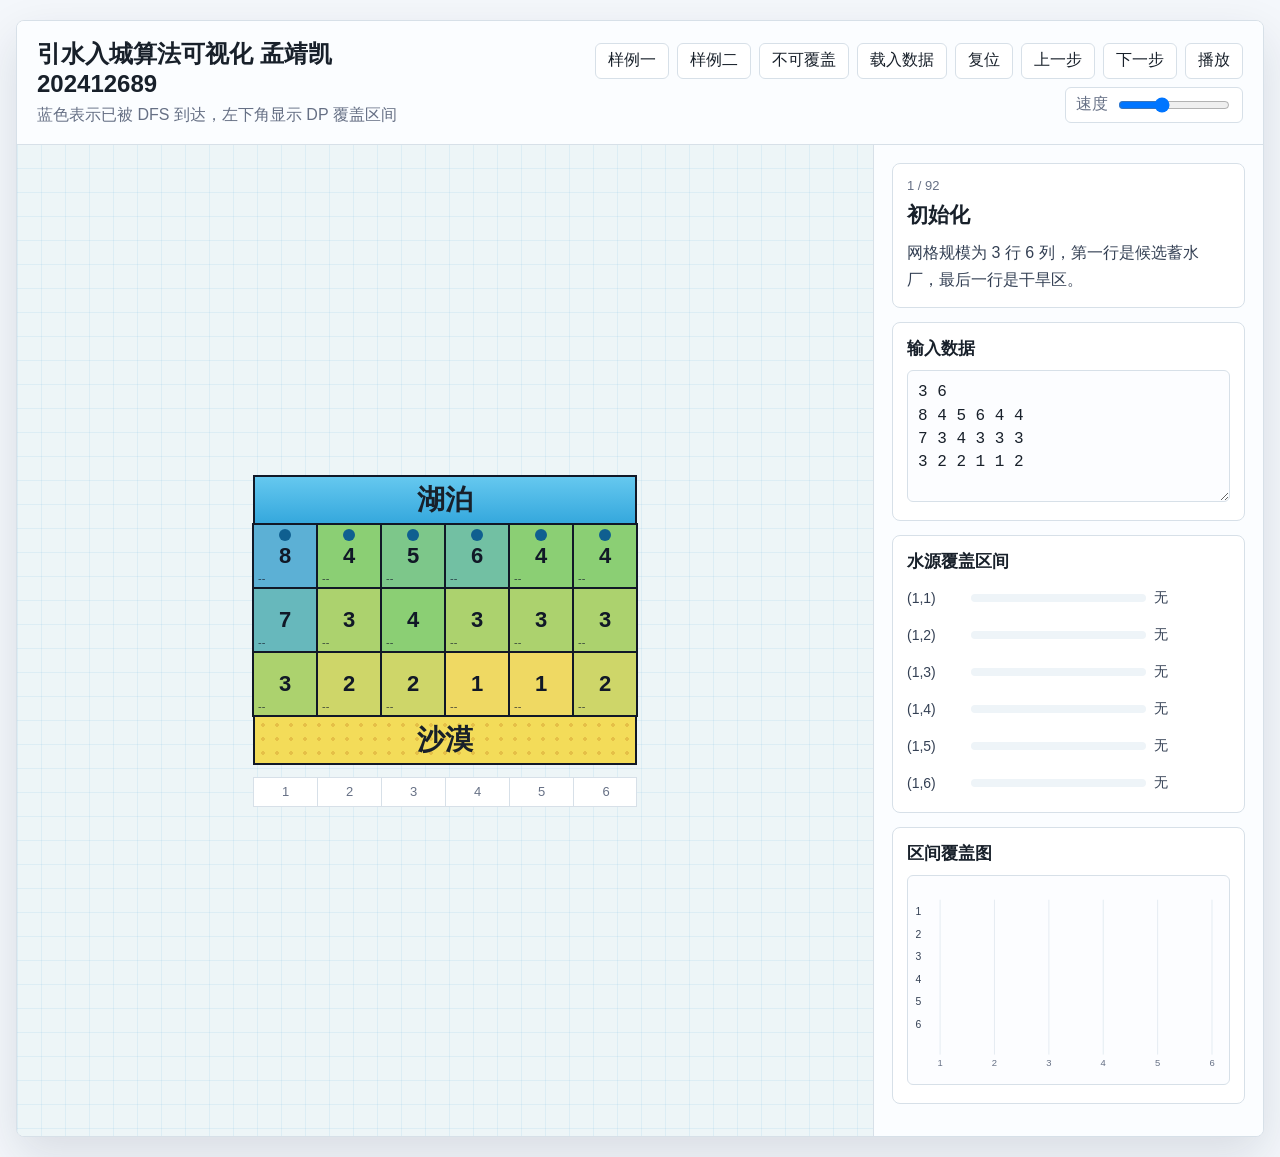
<file: Visualization/index.html>
<!doctype html>
<html lang="zh-CN">
<head>
  <meta charset="utf-8">
  <meta name="viewport" content="width=device-width, initial-scale=1">
  <title>引水入城算法可视化 孟靖凯 202412689</title>
  <link rel="stylesheet" href="styles.css">
</head>
<body>
  <main class="app">
    <section class="workspace">
      <header class="topbar">
        <div>
          <h1>引水入城算法可视化 孟靖凯 202412689</h1>
          <p id="resultText">载入样例后开始演示</p>
        </div>
        <div class="controls" aria-label="播放控制">
          <button id="sampleOneBtn" type="button">样例一</button>
          <button id="sampleTwoBtn" type="button">样例二</button>
          <button id="blockedBtn" type="button">不可覆盖</button>
          <button id="loadBtn" type="button">载入数据</button>
          <button id="resetBtn" type="button">复位</button>
          <button id="prevBtn" type="button">上一步</button>
          <button id="nextBtn" type="button">下一步</button>
          <button id="playBtn" type="button">播放</button>
          <label class="speed">
            <span>速度</span>
            <input id="speedRange" type="range" min="120" max="1200" value="520" step="40">
          </label>
        </div>
      </header>

      <div class="stage">
        <div class="map-panel">
          <div class="terrain lake">湖泊</div>
          <div id="grid" class="grid" aria-label="城市海拔网格"></div>
          <div class="terrain desert">沙漠</div>
          <div id="coverageBar" class="coverage-bar" aria-label="干旱区覆盖状态"></div>
        </div>

        <aside class="side-panel">
          <div class="step-card">
            <div class="step-index" id="stepIndex">0 / 0</div>
            <h2 id="phaseTitle">等待载入</h2>
            <p id="stepMessage">请选择样例或粘贴输入数据。</p>
          </div>

          <div class="panel-section">
            <h2>输入数据</h2>
            <textarea id="inputData" spellcheck="false"></textarea>
          </div>

          <div class="panel-section">
            <h2>水源覆盖区间</h2>
            <div id="intervalList" class="interval-list"></div>
          </div>

          <div class="panel-section">
            <h2>区间覆盖图</h2>
            <svg id="intervalChart" class="interval-chart" role="img" aria-label="第一行水源覆盖最后一行区间"></svg>
          </div>
        </aside>
      </div>
    </section>
  </main>

  <script src="app.js"></script>
</body>
</html>
</file>
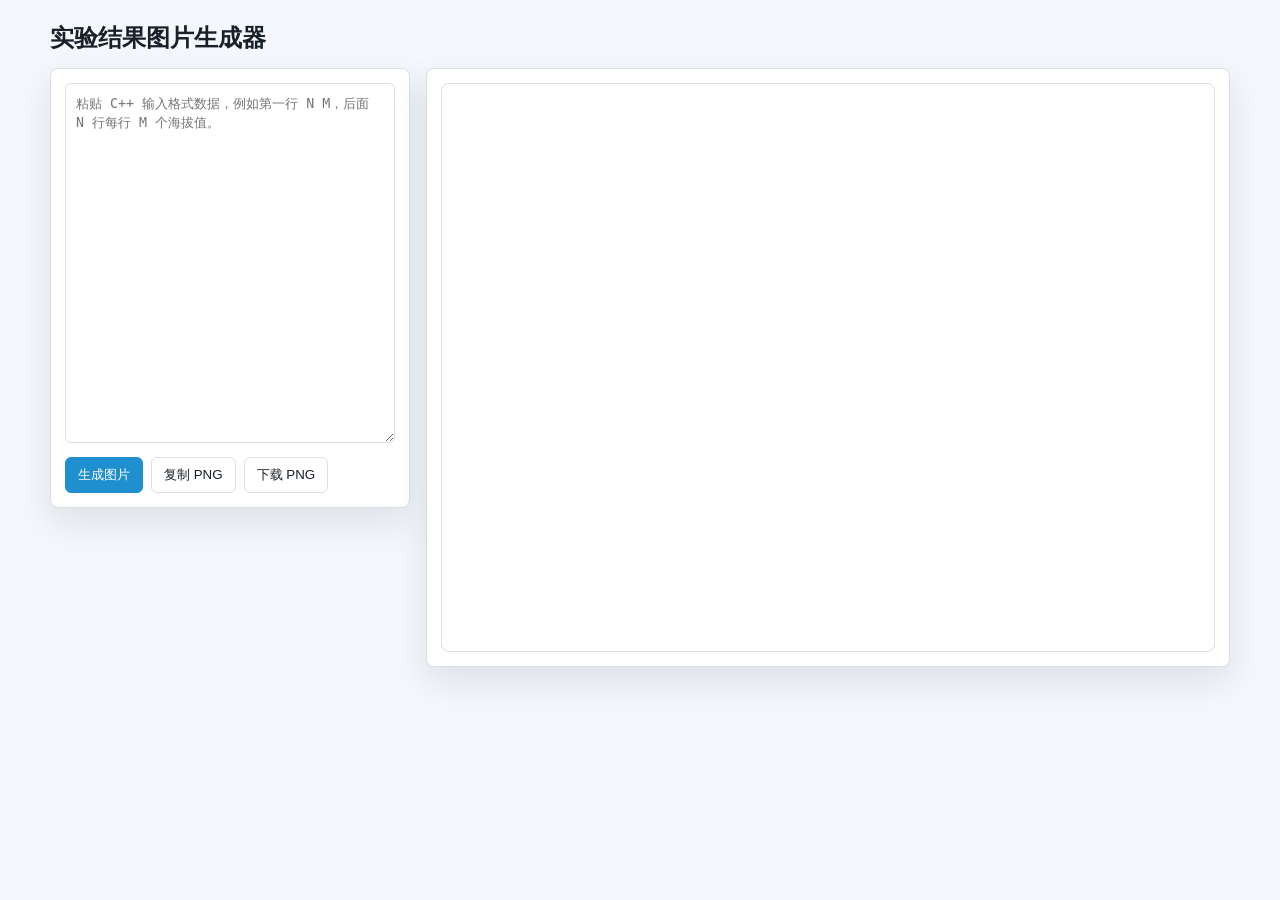
<file: Visualization/png generator.html>
<!doctype html>
<html lang="zh-CN">
<head>
  <meta charset="utf-8">
  <meta name="viewport" content="width=device-width, initial-scale=1">
  <title>实验结果图片生成器</title>
  <style>
    * { box-sizing: border-box; }
    body {
      margin: 0;
      color: #18202a;
      background: #f4f7fb;
      font-family: "Microsoft YaHei", "PingFang SC", "Segoe UI", sans-serif;
    }
    main {
      width: min(1180px, calc(100vw - 32px));
      margin: 0 auto;
      padding: 22px 0;
    }
    h1 {
      margin: 0 0 14px;
      font-size: 24px;
      letter-spacing: 0;
    }
    .layout {
      display: grid;
      grid-template-columns: 360px 1fr;
      gap: 16px;
      align-items: start;
    }
    .panel {
      border: 1px solid #d7e0e8;
      border-radius: 8px;
      background: #fff;
      padding: 14px;
      box-shadow: 0 14px 36px rgba(20, 36, 56, 0.10);
    }
    textarea {
      width: 100%;
      min-height: 360px;
      resize: vertical;
      border: 1px solid #d7e0e8;
      border-radius: 6px;
      padding: 10px;
      line-height: 1.45;
      font-family: Consolas, "Microsoft YaHei", monospace;
    }
    .actions {
      display: flex;
      flex-wrap: wrap;
      gap: 8px;
      margin-top: 10px;
    }
    button {
      min-height: 36px;
      border: 1px solid #d7e0e8;
      border-radius: 6px;
      padding: 0 12px;
      color: #18202a;
      background: #fff;
      cursor: pointer;
    }
    button.primary {
      color: #fff;
      background: #1f8fcf;
      border-color: #1f8fcf;
    }
    .hint {
      margin: 10px 0 0;
      color: #667085;
      font-size: 13px;
      line-height: 1.7;
    }
    canvas {
      width: 100%;
      height: auto;
      display: block;
      border: 1px solid #d7e0e8;
      border-radius: 8px;
      background: #fff;
    }
    @media (max-width: 900px) {
      .layout { grid-template-columns: 1fr; }
    }
  </style>
</head>
<body>
  <main>
    <h1>实验结果图片生成器</h1>
    <div class="layout">
      <section class="panel">
        <textarea id="input" spellcheck="false" placeholder="粘贴 C++ 输入格式数据，例如第一行 N M，后面 N 行每行 M 个海拔值。"></textarea>
        <div class="actions">
          <button id="renderBtn" class="primary" type="button">生成图片</button>
          <button id="copyBtn" type="button">复制 PNG</button>
          <button id="downloadBtn" type="button">下载 PNG</button>
      </section>
      <section class="panel">
        <canvas id="canvas" width="980" height="720"></canvas>
      </section>
    </div>
  </main>

  <script>
    const INF = 1_000_000_000;
    const input = document.getElementById("input");
    const canvas = document.getElementById("canvas");
    const ctx = canvas.getContext("2d");
    const message = document.getElementById("message");
    let lastTitle = "引水入城实验结果";
    const FLOW_COLORS = [
      "#e85d75",
      "#1f8fcf",
      "#1f9d66",
      "#e6a91f",
      "#8a5cf6",
      "#00a6a6",
      "#ef7f35",
      "#4d7c0f"
    ];

    function parseInput(text) {
      const nums = text.trim().split(/\s+/).map(Number);
      if (nums.length < 2 || nums.some(Number.isNaN)) throw new Error("输入必须全部为数字。");
      const n = nums[0], m = nums[1];
      if (!Number.isInteger(n) || !Number.isInteger(m) || n <= 0 || m <= 0) {
        throw new Error("第一行必须为正整数 N M。");
      }
      if (nums.length !== 2 + n * m) throw new Error(`海拔数量不匹配，应为 ${n * m} 个。`);
      const high = [];
      let p = 2;
      for (let i = 0; i < n; i++) {
        high.push(nums.slice(p, p + m));
        p += m;
      }
      return { n, m, high };
    }

    function solve(data) {
      const { n, m, high } = data;
      const vis = Array.from({ length: n }, () => Array(m).fill(false));
      const l = Array.from({ length: n }, () => Array(m).fill(INF));
      const r = Array.from({ length: n }, () => Array(m).fill(0));
      for (let j = 0; j < m; j++) l[n - 1][j] = r[n - 1][j] = j + 1;

      const dx = [1, 0, -1, 0];
      const dy = [0, 1, 0, -1];
      function dfs(x, y) {
        vis[x][y] = true;
        for (let d = 0; d < 4; d++) {
          const nx = x + dx[d], ny = y + dy[d];
          if (nx < 0 || ny < 0 || nx >= n || ny >= m) continue;
          if (high[nx][ny] >= high[x][y]) continue;
          if (!vis[nx][ny]) dfs(nx, ny);
          l[x][y] = Math.min(l[x][y], l[nx][ny]);
          r[x][y] = Math.max(r[x][y], r[nx][ny]);
        }
      }
      for (let j = 0; j < m; j++) if (!vis[0][j]) dfs(0, j);

      const missing = [];
      for (let j = 0; j < m; j++) if (!vis[n - 1][j]) missing.push(j);
      if (missing.length) return { possible: false, answer: missing.length, missing, selected: [], vis, l, r };

      const selected = [];
      let left = 1;
      while (left <= m) {
        let right = 0, best = -1;
        for (let j = 0; j < m; j++) {
          if (l[0][j] <= left && r[0][j] > right) {
            right = r[0][j];
            best = j;
          }
        }
        if (best < 0) break;
        selected.push(best);
        left = right + 1;
      }
      return { possible: true, answer: selected.length, missing, selected, vis, l, r };
    }

    function colorForHeight(value, min, max) {
      if (max === min) return "#8ace75";
      const t = (value - min) / (max - min);
      const a = t < 0.5 ? [239, 217, 99] : [134, 206, 117];
      const b = t < 0.5 ? [134, 206, 117] : [92, 176, 213];
      const k = t < 0.5 ? t / 0.5 : (t - 0.5) / 0.5;
      const rgb = a.map((x, i) => Math.round(x + (b[i] - x) * k));
      return `rgb(${rgb[0]},${rgb[1]},${rgb[2]})`;
    }

    function hexToRgba(hex, alpha) {
      const raw = hex.replace("#", "");
      const r = parseInt(raw.slice(0, 2), 16);
      const g = parseInt(raw.slice(2, 4), 16);
      const b = parseInt(raw.slice(4, 6), 16);
      return `rgba(${r},${g},${b},${alpha})`;
    }

    function buildFlowPlan(data, result) {
      const { n, m, high } = data;
      if (!result.possible) {
        return { paths: [], bottomOwner: Array(m).fill(-1), ranges: [], selectedColor: new Map() };
      }

      const selectedColor = new Map(result.selected.map((source, index) => [
        source,
        FLOW_COLORS[index % FLOW_COLORS.length]
      ]));
      const bottomOwner = Array(m).fill(-1);
      const ranges = [];
      let left = 1;

      result.selected.forEach((source, index) => {
        const right = Math.min(m, result.r[0][source]);
        if (right >= left) {
          for (let col = left; col <= right; col++) bottomOwner[col - 1] = index;
          ranges.push({ source, index, start: left, end: right });
        }
        left = right + 1;
      });

      const paths = [];
      for (const range of ranges) {
        for (let target = range.start; target <= range.end; target++) {
          const cells = findFlowPath(range.source, target);
          if (cells.length) paths.push({ ...range, target, cells });
        }
      }

      return { paths, bottomOwner, ranges, selectedColor };

      function findFlowPath(sourceCol, targetCol) {
        const path = [];
        const seen = new Set();
        const dx = [1, 0, 0, -1];
        const dy = [0, -1, 1, 0];

        function search(x, y) {
          const key = `${x},${y}`;
          if (seen.has(key)) return false;
          seen.add(key);
          path.push([x, y]);

          if (x === n - 1 && y === targetCol - 1) return true;

          const next = [];
          for (let d = 0; d < 4; d++) {
            const nx = x + dx[d], ny = y + dy[d];
            if (nx < 0 || ny < 0 || nx >= n || ny >= m) continue;
            if (high[nx][ny] >= high[x][y]) continue;
            if (result.l[nx][ny] <= targetCol && targetCol <= result.r[nx][ny]) {
              next.push([nx, ny]);
            }
          }

          next.sort((a, b) => {
            const da = Math.abs(a[1] - (targetCol - 1)) - a[0] * 0.01;
            const db = Math.abs(b[1] - (targetCol - 1)) - b[0] * 0.01;
            return da - db;
          });

          for (const [nx, ny] of next) {
            if (search(nx, ny)) return true;
          }
          path.pop();
          return false;
        }

        return search(0, sourceCol) ? path.slice() : [];
      }
    }

    function draw() {
      try {
        const data = parseInput(input.value);
        const result = solve(data);
        const { n, m, high } = data;
        const flat = high.flat();
        const min = Math.min(...flat), max = Math.max(...flat);
        const cell = Math.max(22, Math.min(34, Math.floor(620 / m)));
        const gridW = cell * m, gridH = cell * n;
        const sideW = 300;
        const w = gridW + sideW + 90;
        const h = Math.max(gridH + 170, 560);
        canvas.width = w * 2;
        canvas.height = h * 2;
        canvas.style.maxWidth = `${w}px`;
        ctx.setTransform(2, 0, 0, 2, 0, 0);
        ctx.clearRect(0, 0, w, h);
        ctx.fillStyle = "#f7fbff";
        ctx.fillRect(0, 0, w, h);

        const gx = 36, gy = 78;
        ctx.fillStyle = "#18202a";
        ctx.font = "700 24px Microsoft YaHei";
        lastTitle = result.possible ? `可全覆盖：最少 ${result.answer} 个蓄水厂` : `不可全覆盖：${result.answer} 个干旱城市未通水`;
        ctx.fillText(lastTitle, 34, 38);
        ctx.font = "14px Microsoft YaHei";
        ctx.fillStyle = "#667085";
        ctx.fillText(`网格规模：${n} x ${m}    水流规则：只能流向相邻更低城市`, 34, 62);

        ctx.fillStyle = "#35a8dd";
        ctx.fillRect(gx, gy - 38, gridW, 28);
        ctx.fillStyle = "#fff";
        ctx.font = "700 16px Microsoft YaHei";
        ctx.fillText("湖泊", gx + 10, gy - 18);

        const selected = new Set(result.selected);
        const missing = new Set(result.missing);
        const flow = buildFlowPlan(data, result);
        const pathCellColor = new Map();
        for (const path of flow.paths) {
          const color = FLOW_COLORS[path.index % FLOW_COLORS.length];
          for (const [i, j] of path.cells) {
            if (!pathCellColor.has(`${i},${j}`)) pathCellColor.set(`${i},${j}`, color);
          }
        }

        for (let i = 0; i < n; i++) {
          for (let j = 0; j < m; j++) {
            const x = gx + j * cell, y = gy + i * cell;
            ctx.fillStyle = colorForHeight(high[i][j], min, max);
            if (i === n - 1 && missing.has(j)) ctx.fillStyle = "#f0a1a1";
            ctx.fillRect(x, y, cell, cell);
            if (result.vis[i][j]) {
              ctx.fillStyle = "rgba(31,143,207,0.25)";
              ctx.fillRect(x + 3, y + 3, cell - 6, cell - 6);
            }
            if (pathCellColor.has(`${i},${j}`)) {
              ctx.fillStyle = hexToRgba(pathCellColor.get(`${i},${j}`), 0.34);
              ctx.fillRect(x + 4, y + 4, cell - 8, cell - 8);
            }
            ctx.strokeStyle = "#111827";
            ctx.lineWidth = 1;
            ctx.strokeRect(x, y, cell, cell);
            if (i === 0 && selected.has(j)) {
              ctx.strokeStyle = flow.selectedColor.get(j) || "#e77c2f";
              ctx.lineWidth = 4;
              ctx.strokeRect(x + 2, y + 2, cell - 4, cell - 4);
            }
          }
        }

        for (const path of flow.paths) {
          const color = FLOW_COLORS[path.index % FLOW_COLORS.length];
          ctx.beginPath();
          path.cells.forEach(([i, j], index) => {
            const x = gx + j * cell + cell / 2;
            const y = gy + i * cell + cell / 2;
            if (index === 0) ctx.moveTo(x, y);
            else ctx.lineTo(x, y);
          });
          ctx.strokeStyle = hexToRgba(color, 0.88);
          ctx.lineWidth = Math.max(3, cell * 0.13);
          ctx.lineJoin = "round";
          ctx.lineCap = "round";
          ctx.stroke();
        }

        for (const range of flow.ranges) {
          const color = FLOW_COLORS[range.index % FLOW_COLORS.length];
          const sourceX = gx + range.source * cell + cell / 2;
          const sourceY = gy + cell / 2;
          ctx.fillStyle = color;
          ctx.beginPath();
          ctx.arc(sourceX, sourceY, Math.max(5, cell * 0.18), 0, Math.PI * 2);
          ctx.fill();
          ctx.strokeStyle = "#fff";
          ctx.lineWidth = 2;
          ctx.stroke();
        }

        if (cell >= 26) {
          for (let i = 0; i < n; i++) {
            for (let j = 0; j < m; j++) {
              const x = gx + j * cell, y = gy + i * cell;
              ctx.fillStyle = "#111827";
              ctx.font = "700 11px Consolas";
              ctx.textAlign = "center";
              ctx.fillText(String(high[i][j]), x + cell / 2, y + cell / 2 + 4);
              ctx.textAlign = "start";
            }
          }
        }

        ctx.fillStyle = "#f3dc59";
        ctx.fillRect(gx, gy + gridH + 10, gridW, 28);
        ctx.fillStyle = "#18202a";
        ctx.font = "700 16px Microsoft YaHei";
        ctx.fillText("沙漠 / 干旱区", gx + 10, gy + gridH + 30);

        const barY = gy + gridH + 48;
        for (let j = 0; j < m; j++) {
          const x = gx + j * cell;
          if (result.possible && flow.bottomOwner[j] >= 0) {
            ctx.fillStyle = FLOW_COLORS[flow.bottomOwner[j] % FLOW_COLORS.length];
          } else {
            ctx.fillStyle = result.possible ? "#1f9d66" : (missing.has(j) ? "#d94b4b" : "#1f9d66");
          }
          ctx.fillRect(x, barY, cell, 20);
          ctx.strokeStyle = "#fff";
          ctx.strokeRect(x, barY, cell, 20);
        }

        const sx = gx + gridW + 36;
        ctx.fillStyle = "#18202a";
        ctx.font = "700 20px Microsoft YaHei";
        ctx.fillText("实验结论", sx, gy);
        ctx.font = "15px Microsoft YaHei";
        if (result.possible) {
          ctx.fillText(`输出：1，最少 ${result.answer} 个蓄水厂`, sx, gy + 34);
          ctx.fillText(`选址：${result.selected.map(j => `(1,${j + 1})`).join("、")}`, sx, gy + 60);
        } else {
          ctx.fillText(`输出：0，未通水城市 ${result.answer} 个`, sx, gy + 34);
          ctx.fillText(`坐标：${result.missing.map(j => `(${n},${j + 1})`).join("、")}`, sx, gy + 60);
        }

        if (flow.ranges.length) {
          ctx.font = "700 16px Microsoft YaHei";
          ctx.fillStyle = "#18202a";
          ctx.fillText("蓄水厂颜色图例", sx, gy + 96);
          ctx.font = "14px Microsoft YaHei";
          flow.ranges.forEach((range, index) => {
            const y = gy + 122 + index * 24;
            const color = FLOW_COLORS[range.index % FLOW_COLORS.length];
            ctx.fillStyle = color;
            ctx.fillRect(sx, y - 13, 18, 12);
            ctx.fillStyle = "#344054";
            ctx.fillText(`(1,${range.source + 1}) 覆盖 [${range.start},${range.end}]`, sx + 28, y - 3);
          });
        }

        const intervalTitleY = flow.ranges.length ? gy + 134 + flow.ranges.length * 24 : gy + 108;
        ctx.font = "700 18px Microsoft YaHei";
        ctx.fillStyle = "#18202a";
        ctx.fillText("第一行水源区间", sx, intervalTitleY);
        ctx.font = "13px Consolas";
        const rowH = 18;
        for (let j = 0; j < Math.min(m, 20); j++) {
          const y = intervalTitleY + 28 + j * rowH;
          const range = result.l[0][j] >= INF ? "none" : `[${result.l[0][j]},${result.r[0][j]}]`;
          ctx.fillStyle = selected.has(j) ? (flow.selectedColor.get(j) || "#e77c2f") : "#344054";
          ctx.fillText(`(1,${String(j + 1).padStart(2, " ")}) ${range}`, sx, y);
        }
        if (m > 20) {
          ctx.fillStyle = "#667085";
          ctx.fillText("更多区间已省略，可在主可视化页面查看。", sx, intervalTitleY + 28 + 21 * rowH);
        }
        message.textContent = "图片已生成。可以复制 PNG 或下载后插入论文。";
      } catch (error) {
        message.textContent = error.message;
      }
    }

    async function copyPng() {
      canvas.toBlob(async (blob) => {
        try {
          await navigator.clipboard.write([new ClipboardItem({ "image/png": blob })]);
          message.textContent = "PNG 图片已复制到剪贴板。";
        } catch {
          message.textContent = "浏览器未允许复制图片，请使用“下载 PNG”。";
        }
      }, "image/png");
    }

    function downloadPng() {
      const a = document.createElement("a");
      a.download = `${lastTitle}.png`;
      a.href = canvas.toDataURL("image/png");
      a.click();
    }

    document.getElementById("renderBtn").addEventListener("click", draw);
    document.getElementById("copyBtn").addEventListener("click", copyPng);
    document.getElementById("downloadBtn").addEventListener("click", downloadPng);
  </script>
</body>
</html>
</file>
<file: Visualization/styles.css>
:root {
  color-scheme: light;
  --bg: #f4f7fb;
  --surface: #ffffff;
  --surface-strong: #eef4f8;
  --ink: #18202a;
  --muted: #667085;
  --line: #d7e0e8;
  --blue: #1f8fcf;
  --blue-dark: #0f5f90;
  --green: #1f9d66;
  --yellow: #f1c84b;
  --orange: #e77c2f;
  --red: #d94b4b;
  --cell: 64px;
}

* {
  box-sizing: border-box;
}

body {
  margin: 0;
  min-height: 100vh;
  color: var(--ink);
  background: var(--bg);
  font-family: "Microsoft YaHei", "PingFang SC", "Segoe UI", sans-serif;
}

button,
textarea,
input {
  font: inherit;
}

button {
  min-height: 36px;
  border: 1px solid var(--line);
  border-radius: 6px;
  padding: 0 12px;
  color: var(--ink);
  background: var(--surface);
  cursor: pointer;
}

button:hover {
  border-color: var(--blue);
}

button.primary,
button.is-playing {
  color: #fff;
  background: var(--blue);
  border-color: var(--blue);
}

.app {
  width: min(1480px, calc(100vw - 32px));
  margin: 0 auto;
  padding: 20px 0;
}

.workspace {
  border: 1px solid var(--line);
  border-radius: 8px;
  background: var(--surface);
  overflow: hidden;
  box-shadow: 0 18px 48px rgba(20, 36, 56, 0.12);
}

.topbar {
  display: flex;
  align-items: center;
  justify-content: space-between;
  gap: 20px;
  padding: 18px 20px;
  border-bottom: 1px solid var(--line);
  background: #fbfdff;
}

.topbar h1 {
  margin: 0;
  font-size: 24px;
  line-height: 1.25;
  letter-spacing: 0;
}

.topbar p {
  margin: 6px 0 0;
  color: var(--muted);
}

.controls {
  display: flex;
  flex-wrap: wrap;
  align-items: center;
  justify-content: flex-end;
  gap: 8px;
}

.speed {
  display: inline-flex;
  align-items: center;
  gap: 8px;
  min-height: 36px;
  padding: 0 10px;
  border: 1px solid var(--line);
  border-radius: 6px;
  background: var(--surface);
  color: var(--muted);
}

.speed input {
  width: 112px;
}

.stage {
  display: grid;
  grid-template-columns: minmax(620px, 1fr) 390px;
  min-height: calc(100vh - 142px);
}

.map-panel {
  display: grid;
  align-content: center;
  justify-items: center;
  gap: 0;
  padding: 28px;
  overflow: auto;
  background:
    linear-gradient(90deg, rgba(31,143,207,0.08) 1px, transparent 1px),
    linear-gradient(0deg, rgba(31,143,207,0.08) 1px, transparent 1px),
    #edf5f7;
  background-size: 24px 24px;
}

.terrain {
  display: flex;
  align-items: center;
  justify-content: center;
  width: var(--grid-width, 520px);
  min-height: 48px;
  border: 2px solid #111827;
  border-bottom: 0;
  font-size: 28px;
  font-weight: 700;
}

.lake {
  background: linear-gradient(180deg, #65c8ef, #35a8dd);
}

.desert {
  border-top: 0;
  border-bottom: 2px solid #111827;
  background:
    radial-gradient(circle at 8px 8px, rgba(203, 139, 38, 0.35) 1.8px, transparent 2px),
    #f3dc59;
  background-size: 14px 14px;
}

.grid {
  display: grid;
  grid-template-columns: repeat(var(--cols, 6), var(--cell));
  border-left: 2px solid #111827;
  border-top: 2px solid #111827;
  background: #111827;
}

.cell {
  position: relative;
  width: var(--cell);
  height: var(--cell);
  display: grid;
  place-items: center;
  border-right: 2px solid #111827;
  border-bottom: 2px solid #111827;
  color: #111827;
  transition: transform 160ms ease, box-shadow 160ms ease, background 160ms ease;
}

.cell .height {
  font-size: 22px;
  font-weight: 800;
  line-height: 1;
}

.cell .meta {
  position: absolute;
  left: 4px;
  bottom: 3px;
  min-width: 28px;
  font-size: 11px;
  color: rgba(17, 24, 39, 0.72);
}

.cell.visited::after {
  content: "";
  position: absolute;
  inset: 5px;
  border-radius: 4px;
  background: rgba(31, 143, 207, 0.28);
  pointer-events: none;
}

.cell.current {
  z-index: 3;
  box-shadow: inset 0 0 0 4px var(--blue-dark), 0 0 0 4px rgba(31, 143, 207, 0.22);
  transform: translateY(-2px);
}

.cell.edge-from {
  box-shadow: inset 0 0 0 4px var(--orange);
}

.cell.edge-to {
  box-shadow: inset 0 0 0 4px var(--green);
}

.cell.top-source::before {
  content: "";
  position: absolute;
  top: 4px;
  left: 50%;
  width: 12px;
  height: 12px;
  transform: translateX(-50%);
  border-radius: 50%;
  background: var(--blue-dark);
}

.cell.source-selected {
  box-shadow: inset 0 0 0 5px var(--orange), 0 0 0 4px rgba(231, 124, 47, 0.22);
}

.cell.inaccessible {
  background: #f0a1a1 !important;
}

.cell.greedy-covered {
  box-shadow: inset 0 -7px 0 var(--green);
}

.coverage-bar {
  display: grid;
  grid-template-columns: repeat(var(--cols, 6), var(--cell));
  width: var(--grid-width, 520px);
  margin-top: 12px;
  border: 1px solid var(--line);
  background: var(--surface);
}

.coverage-slot {
  min-height: 28px;
  display: grid;
  place-items: center;
  border-right: 1px solid var(--line);
  font-size: 13px;
  color: var(--muted);
}

.coverage-slot:last-child {
  border-right: 0;
}

.coverage-slot.covered {
  color: #fff;
  background: var(--green);
}

.coverage-slot.missing {
  color: #fff;
  background: var(--red);
}

.side-panel {
  border-left: 1px solid var(--line);
  background: #fbfdff;
  padding: 18px;
  overflow: auto;
}

.step-card,
.panel-section {
  border: 1px solid var(--line);
  border-radius: 8px;
  background: var(--surface);
  padding: 14px;
  margin-bottom: 14px;
}

.step-index {
  color: var(--muted);
  font-size: 13px;
}

h2 {
  margin: 0 0 10px;
  font-size: 17px;
  letter-spacing: 0;
}

.step-card h2 {
  margin-top: 8px;
  font-size: 21px;
}

.step-card p {
  margin: 0;
  color: #344054;
  line-height: 1.7;
}

textarea {
  width: 100%;
  min-height: 132px;
  resize: vertical;
  border: 1px solid var(--line);
  border-radius: 6px;
  padding: 10px;
  line-height: 1.45;
  color: var(--ink);
  background: #fcfdff;
  font-family: Consolas, "Microsoft YaHei", monospace;
}

.interval-list {
  display: grid;
  gap: 7px;
}

.interval-row {
  display: grid;
  grid-template-columns: 56px 1fr 76px;
  align-items: center;
  gap: 8px;
  min-height: 30px;
  color: #344054;
  font-size: 14px;
}

.interval-track {
  height: 8px;
  border-radius: 999px;
  background: var(--surface-strong);
  overflow: hidden;
}

.interval-fill {
  height: 100%;
  border-radius: 999px;
  background: var(--blue);
}

.interval-row.selected .interval-fill {
  background: var(--orange);
}

.interval-row.candidate .interval-fill {
  background: var(--green);
}

.interval-chart {
  width: 100%;
  min-height: 210px;
  border: 1px solid var(--line);
  border-radius: 6px;
  background: #fcfdff;
}

@media (max-width: 1100px) {
  .topbar {
    align-items: flex-start;
    flex-direction: column;
  }

  .controls {
    justify-content: flex-start;
  }

  .stage {
    grid-template-columns: 1fr;
  }

  .side-panel {
    border-left: 0;
    border-top: 1px solid var(--line);
  }
}

@media (max-width: 720px) {
  :root {
    --cell: 48px;
  }

  .app {
    width: 100vw;
    padding: 0;
  }

  .workspace {
    border-radius: 0;
    border-left: 0;
    border-right: 0;
  }

  .map-panel {
    padding: 18px 12px;
  }

  .terrain {
    min-height: 40px;
    font-size: 22px;
  }

  .cell .height {
    font-size: 18px;
  }
}
</file>
